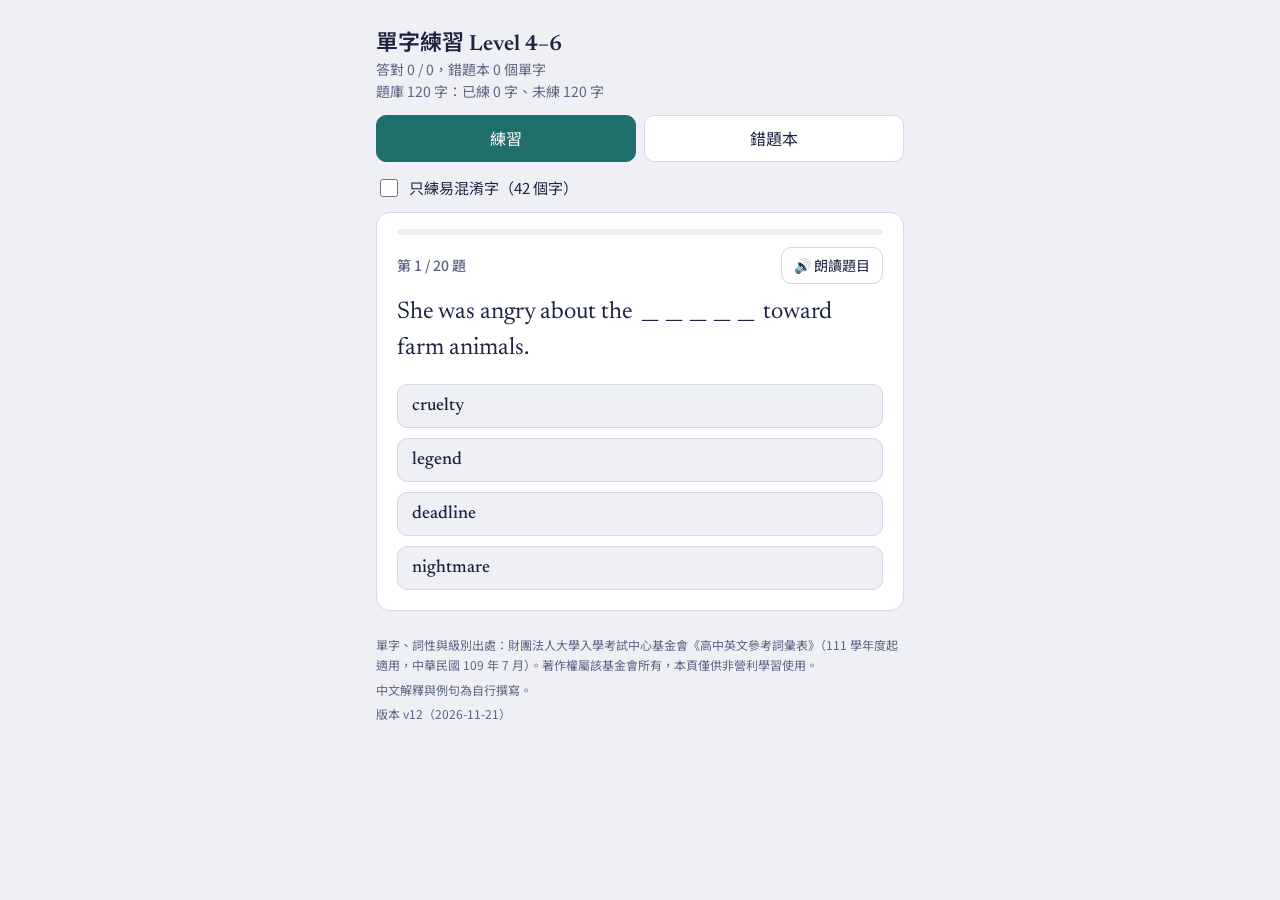
<file: index.html>
<!DOCTYPE html>
<html lang="zh-Hant">
<head>
<meta charset="utf-8">
<meta name="viewport" content="width=device-width, initial-scale=1, viewport-fit=cover">
<title>單字練習 Level 4–6</title>
<link href="https://fonts.googleapis.com/css2?family=Newsreader:ital,wght@0,400;0,600;1,400&family=Noto+Sans+TC:wght@400;500;700&display=swap" rel="stylesheet">
<link rel="stylesheet" href="style.css?v=12">
</head>
<body>
<div class="wrap">
<h1>單字練習 Level 4–6</h1>
<div id="stat"></div>
<div class="tabs"><button class="tab" data-t="quiz">練習</button><button class="tab" data-t="book">錯題本</button></div>
<div id="main"><div class="card"><p class="mut">載入單字中…</p></div></div>
<footer>
<p>單字、詞性與級別出處：財團法人大學入學考試中心基金會《高中英文參考詞彙表》（111 學年度起適用，中華民國 109 年 7 月）。著作權屬該基金會所有，本頁僅供非營利學習使用。</p>
<p>中文解釋與例句為自行撰寫。</p>
<p id="ver"></p>
</footer>
</div>
<!-- ?v= 是版本號：改了 app.js 或 style.css 就把數字加 1，瀏覽器才會抓新檔；app.js 的 APP_VERSION 也要一起改 -->
<script src="app.js?v=12"></script>
</body>
</html>
</file>
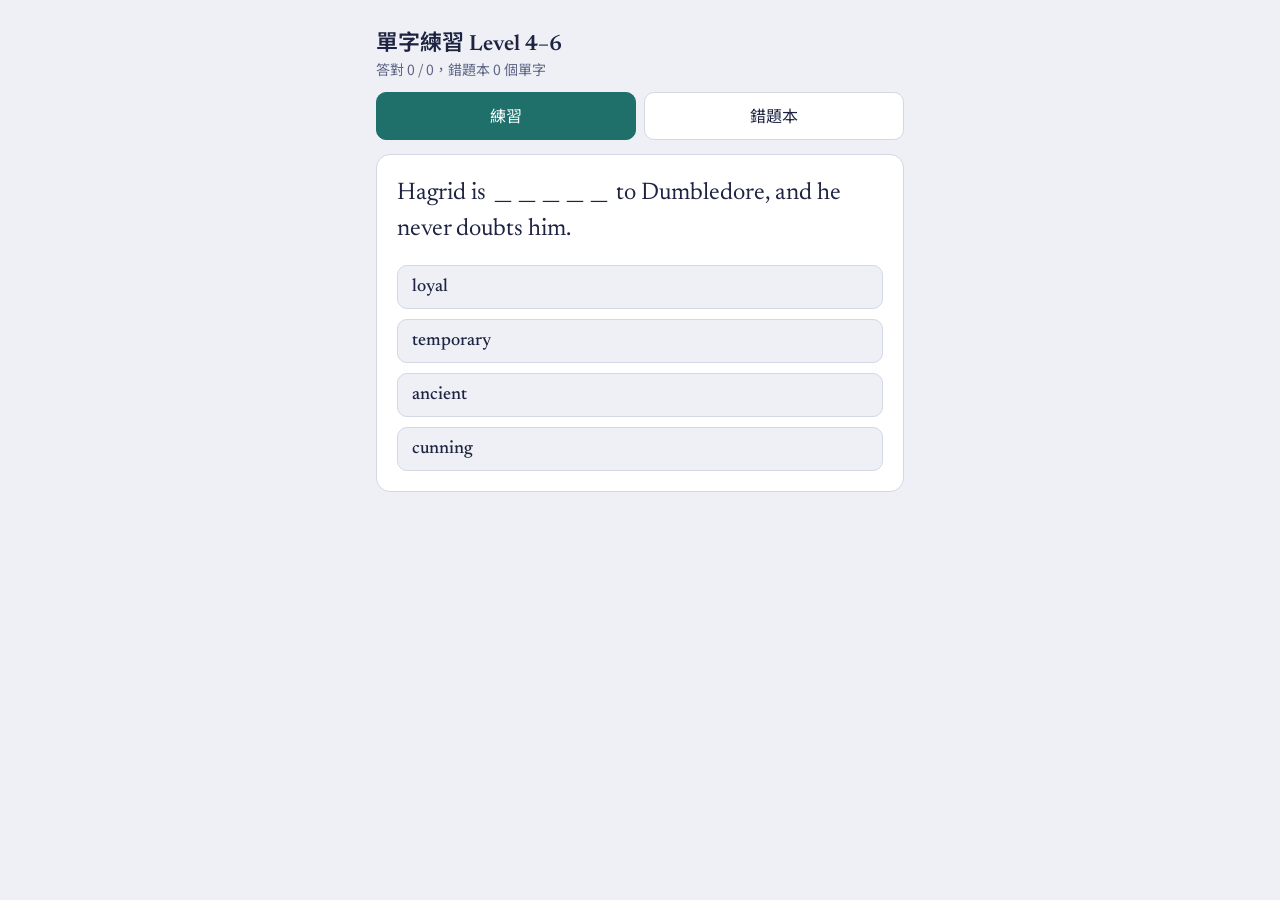
<file: vocab-practice.html>
<!DOCTYPE html>
<html lang="zh-Hant">
<head>
<meta charset="utf-8">
<meta name="viewport" content="width=device-width, initial-scale=1, viewport-fit=cover">
<title>單字練習 Level 4–6</title>
<link href="https://fonts.googleapis.com/css2?family=Newsreader:ital,wght@0,400;0,600;1,400&family=Noto+Sans+TC:wght@400;500;700&display=swap" rel="stylesheet">
<style>
:root{--bg:#eef0f6;--fg:#1d2340;--card:#fff;--mut:#5d6483;--ac:#1f6f6b;--acfg:#fff;--ok:#1b7a43;--okbg:#dff3e6;--bad:#b3261e;--badbg:#fbe4e2;--bd:#d3d7e6;box-sizing:border-box;padding-top:env(safe-area-inset-top,0px);padding-bottom:env(safe-area-inset-bottom,0px)}
@media (prefers-color-scheme:dark){:root:not([data-theme="light"]){--bg:#141a2b;--fg:#e8eaf5;--card:#1d2540;--mut:#9aa3c7;--ac:#5fc2b8;--acfg:#0d1a1a;--ok:#7fdca0;--okbg:#1a3a2a;--bad:#f2a29c;--badbg:#412326;--bd:#323c63}}
:root[data-theme="dark"]{--bg:#141a2b;--fg:#e8eaf5;--card:#1d2540;--mut:#9aa3c7;--ac:#5fc2b8;--acfg:#0d1a1a;--ok:#7fdca0;--okbg:#1a3a2a;--bad:#f2a29c;--badbg:#412326;--bd:#323c63}
*{box-sizing:border-box}
html{scroll-padding-top:env(safe-area-inset-top,0px)}
body{margin:0;background:var(--bg);color:var(--fg);font:16px/1.6 "Noto Sans TC",system-ui,sans-serif}
.wrap{max-width:560px;margin:0 auto;padding:16px}
h1{font:600 22px "Newsreader","Noto Sans TC",serif;margin:8px 0 2px}
#stat{color:var(--mut);font-size:14px;margin-bottom:12px}
.tabs{display:flex;gap:8px;margin-bottom:14px}
.tab{flex:1;padding:10px;border:1px solid var(--bd);background:var(--card);color:var(--fg);border-radius:10px;font:inherit;cursor:pointer}
.tab.on{background:var(--ac);color:var(--acfg);border-color:var(--ac)}
.card{background:var(--card);border:1px solid var(--bd);border-radius:14px;padding:20px}
.sent{font:400 24px/1.5 "Newsreader",Georgia,serif;margin:0 0 18px}
.hl{color:var(--ac);font-weight:600}
.opts{display:grid;gap:10px}
.opt{padding:12px 14px;text-align:left;border:1px solid var(--bd);background:var(--bg);color:var(--fg);border-radius:10px;font:500 18px "Newsreader",Georgia,serif;cursor:pointer}
.opt.ok{background:var(--okbg);border-color:var(--ok);color:var(--ok)}
.opt.bad{background:var(--badbg);border-color:var(--bad);color:var(--bad)}
.zh{margin-left:10px;font:400 14px "Noto Sans TC",system-ui,sans-serif;opacity:.85}
.fb{margin-top:16px;padding-top:14px;border-top:1px solid var(--bd)}
.fb p{margin:4px 0}
.mut{color:var(--mut);font-size:14px}
.row{display:flex;gap:10px;margin-top:14px}
.btn{padding:10px 16px;border-radius:10px;border:1px solid var(--bd);background:var(--card);color:var(--fg);font:inherit;cursor:pointer}
.btn.pri{background:var(--ac);color:var(--acfg);border-color:var(--ac);flex:1}
.item{display:flex;align-items:center;gap:10px;padding:10px 0;border-bottom:1px solid var(--bd)}
.item:last-child{border:0}
.item .w{font:600 18px "Newsreader",Georgia,serif}
.item .n{flex:1}
.cnt{color:var(--bad);font-weight:700}
.wb{padding:12px 0;border-bottom:1px solid var(--bd)}
.wb .item{border:0;padding:0 0 4px}
.ex{display:flex;gap:10px;align-items:flex-start;padding:8px 0 0}
.ex div{flex:1}
.ex p{margin:0}
.en{font:400 17px/1.5 "Newsreader",Georgia,serif}
.ex .btn{padding:6px 12px;font-size:14px}
button:focus-visible{outline:2px solid var(--ac);outline-offset:2px}
</style>
</head>
<body>
<div class="wrap">
<h1>單字練習 Level 4–6</h1>
<div id="stat"></div>
<div class="tabs"><button class="tab" data-t="quiz">練習</button><button class="tab" data-t="book">錯題本</button></div>
<div id="main"></div>
</div>
<script>
// [單字, 詞性, 中文, [[例句, 翻譯], ...]]
const W=[
["reluctant","adj","不情願的",[["Harry was reluctant to tell Ron about his strange dream.","哈利不情願告訴榮恩他那個奇怪的夢。"],["Neville looked reluctant to open the door of the dark classroom.","奈威看起來不情願打開那間陰暗教室的門。"]],[["Mia was reluctant to speak in front of the whole class.","米亞不情願在全班面前發言。"],["He gave a reluctant smile when his mom asked him to clean his room.","媽媽叫他整理房間時，他勉強地笑了一下。"]]],
["ambitious","adj","有野心的",[["Hermione is ambitious and wants the highest grade in every class.","妙麗很有野心，想在每一堂課都拿最高分。"],["Draco is ambitious, but he often depends on his father.","跩哥很有野心，但他常常依賴父親。"]],[["The ambitious young chef dreams of opening his own restaurant.","這位有野心的年輕廚師夢想開一間自己的餐廳。"],["Our team set an ambitious goal of collecting one thousand books.","我們的團隊訂下收集一千本書的遠大目標。"]]],
["vanish","v","消失",[["Under the Invisibility Cloak, Harry seemed to vanish into thin air.","披著隱形斗篷，哈利彷彿憑空消失了。"],["The sweets on the table began to vanish when Ron walked in.","榮恩一走進來，桌上的糖果就開始消失了。"]],[["The morning fog began to vanish as the sun rose.","太陽升起時，晨霧開始消失。"],["My phone seemed to vanish, but it was in my bag the whole time.","我的手機好像不見了，其實它一直在我的包包裡。"]]],
["fragile","adj","易碎的；脆弱的",[["Professor Flitwick warned that the crystal ball was very fragile.","佛立維教授警告說那顆水晶球非常易碎。"],["After the long battle, Harry felt fragile and tired.","漫長的戰鬥後，哈利覺得自己脆弱又疲憊。"]],[["Please be careful with this box; the glasses inside are fragile.","請小心這個箱子，裡面的玻璃杯很易碎。"],["Trust is fragile, and it takes time to rebuild.","信任很脆弱，重建需要時間。"]]],
["anxious","adj","焦慮的；渴望的",[["Neville felt anxious before every Potions class.","每次魔藥課前，奈威都感到焦慮。"],["Hagrid was anxious to show everyone his new creature.","海格迫不及待想讓大家看他的新生物。"]],[["She felt anxious while waiting for her exam results.","等待考試成績時，她感到焦慮。"],["The fans were anxious to see their favorite singer on stage.","粉絲們迫不及待想在舞台上看到他們最愛的歌手。"]]],
["convince","v","說服；使相信",[["Hermione tried to convince Ron to start studying earlier.","妙麗試著說服榮恩早點開始讀書。"],["It was hard to convince Professor McGonagall that the story was true.","要讓麥教授相信這個故事是真的很困難。"]],[["I could not convince my brother to share his snacks.","我沒辦法說服弟弟分享他的零食。"],["The doctor tried to convince him to sleep earlier.","醫生試著說服他早點睡。"]]],
["ancient","adj","古老的",[["Hogwarts is an ancient castle full of secret passages.","霍格華茲是一座布滿祕密通道的古老城堡。"],["Hermione found an ancient book about magical creatures in the library.","妙麗在圖書館找到一本關於魔法生物的古老書籍。"]],[["We visited an ancient temple on our trip to Tainan.","我們去台南旅行時參觀了一座古老的廟宇。"],["Ancient people used the stars to find their way at night.","古人利用星星在夜晚找路。"]]],
["curious","adj","好奇的",[["Luna is curious about every strange animal she meets.","露娜對她遇到的每一種奇特動物都很好奇。"],["Harry grew curious about the mirror in the empty room.","哈利對那間空房間裡的鏡子越來越好奇。"]],[["The curious kitten kept looking into every box.","好奇的小貓一直往每個箱子裡看。"],["I am curious about how airplanes stay in the sky.","我很好奇飛機如何停留在空中。"]]],
["humble","adj","謙虛的",[["Even though he was famous, Harry stayed humble.","即使很有名，哈利仍然保持謙虛。"],["Dumbledore was a great wizard, yet he was always humble.","鄧不利多是偉大的巫師，卻總是很謙虛。"]],[["The winner was humble and thanked everyone who helped her.","這位冠軍很謙虛，感謝每一位幫助過她的人。"],["He comes from a humble family, but he studies very hard.","他出身平凡的家庭，但讀書非常努力。"]]],
["loyal","adj","忠誠的",[["Hagrid is loyal to Dumbledore, and he never doubts him.","海格對鄧不利多忠心耿耿，從不懷疑他。"],["Ron proved to be a loyal friend in the hardest moments.","榮恩在最艱難的時刻證明了自己是忠實的朋友。"]],[["Dogs are known to be loyal to their owners.","狗以對主人忠誠聞名。"],["She is a loyal customer who visits the shop every week.","她是忠實的顧客，每週都來這家店。"]]],
["temporary","adj","暫時的",[["The professor said the magic spell was only temporary.","教授說這個魔法咒語只是暫時的。"],["Harry took a temporary job helping Hagrid feed the creatures.","哈利暫時做了一份幫海格餵生物的工作。"]],[["The bridge is closed for temporary repairs.","這座橋因臨時維修而封閉。"],["Stress can cause a temporary loss of appetite.","壓力可能造成暫時的食慾不振。"]]],
["hesitate","v","猶豫",[["Harry did not hesitate to jump on his broom to save Ginny.","哈利毫不猶豫地跳上掃帚去救金妮。"],["Do not hesitate to ask Madam Pomfrey if you feel sick.","如果覺得不舒服，別猶豫去問龐芮夫人。"]],[["Don't hesitate to call me if you need help.","如果需要幫忙，別猶豫打電話給我。"],["She did not hesitate to give her seat to the elderly man.","她毫不猶豫地把座位讓給那位老先生。"]]],
["conceal","v","隱藏；隱瞞",[["Draco tried to conceal his fear behind a proud smile.","跩哥試著用驕傲的笑容掩飾他的恐懼。"],["Snape could conceal his true feelings from almost everyone.","石內卜幾乎能對所有人隱藏他真正的感受。"]],[["He tried to conceal the gift behind his back.","他試著把禮物藏在背後。"],["She could not conceal her excitement when the bell rang.","鈴聲一響，她藏不住興奮的心情。"]]],
["cunning","adj","狡猾的；機靈的",[["The Slytherin students were known to be clever and cunning.","史萊哲林的學生以聰明又狡猾聞名。"],["Fred and George made a cunning plan to leave the school.","弗雷和喬治想出一個機靈的計畫來離開學校。"]],[["The cunning fox tricked the crow into dropping its food.","狡猾的狐狸騙烏鴉掉下牠的食物。"],["He made a cunning plan to win the board game.","他想出一個機靈的計畫來贏得這場桌遊。"]]],
["generous","adj","慷慨的",[["Sirius was generous and gave Harry a very special gift.","天狼星很慷慨，送給哈利一份非常特別的禮物。"],["Mrs. Weasley is generous, so there is always extra food on the table.","衛斯理太太很慷慨，所以桌上總是有多的食物。"]],[["My uncle is generous and always pays for our dinner.","我叔叔很慷慨，總是請我們吃晚餐。"],["The company made a generous donation to the school.","這家公司對學校做了慷慨的捐贈。"]]],
["obstacle","n","障礙",[["Each trial was an obstacle on the way to the Philosopher’s Stone.","每一道關卡都是通往魔法石路上的障礙。"],["Fear was the biggest obstacle for Neville, not his skill.","對奈威來說，最大的障礙是恐懼，而不是能力。"]],[["A fallen tree was an obstacle on the mountain path.","一棵倒下的樹成了山徑上的障礙。"],["Lack of sleep can be an obstacle to learning.","睡眠不足可能成為學習的障礙。"]]],
["rumor","n","謠言",[["A rumor spread that Harry was the heir of Slytherin.","謠言傳開，說哈利是史萊哲林的後裔。"],["Hermione refused to believe a rumor without checking the facts.","妙麗拒絕在沒有查證事實前相信謠言。"]],[["There is a rumor that our school will start a new club.","有謠言說我們學校將成立新社團。"],["Don't spread a rumor if you are not sure it is true.","如果不確定是真的，就不要散播謠言。"]]],
["determined","adj","堅決的",[["Harry was determined to find out the truth about the stone.","哈利下定決心要查出魔法石的真相。"],["Hermione looked determined as she opened her thick spell book.","妙麗翻開她厚厚的咒語書，神情堅決。"]],[["She is determined to run a marathon next year.","她下定決心明年要跑馬拉松。"],["The determined student practiced the piano every day.","那位意志堅定的學生每天練鋼琴。"]]],
["betray","v","背叛",[["Peter Pettigrew chose to betray his friends, the Potters.","彼得·佩迪鐸選擇背叛他的朋友波特夫婦。"],["Harry would never betray the people who trusted him.","哈利絕不會背叛信任他的人。"]],[["A true friend will never betray your secret.","真正的朋友絕不會出賣你的祕密。"],["The spy decided to betray his country for money.","這名間諜為了錢決定背叛他的國家。"]]],
["survive","v","倖存；存活",[["No one expected a baby to survive the Killing Curse.","沒有人預料一個嬰兒能在索命咒下存活。"],["It is hard to survive in the Forbidden Forest at night.","夜裡要在禁忌森林中存活很不容易。"]],[["Some plants can survive in the desert with very little water.","有些植物能在幾乎沒有水的沙漠中存活。"],["Penguins huddle together to survive the cold winter.","企鵝擠在一起以度過寒冷的冬天。"]]]
];
const POS={adj:"形容詞",v:"動詞",n:"名詞"};
const $=s=>document.querySelector(s);
let S={m:{},ok:0,tot:0},cur=null,last="",tab="quiz",armed=false;
try{const r=localStorage.getItem("vocabQ");if(r)S=Object.assign(S,JSON.parse(r))}catch(e){}
const save=()=>{try{localStorage.setItem("vocabQ",JSON.stringify(S))}catch(e){}};
const shuf=a=>a.map(x=>[Math.random(),x]).sort((p,q)=>p[0]-q[0]).map(x=>x[1]);
function say(t){try{speechSynthesis.cancel();const u=new SpeechSynthesisUtterance(t);u.lang="en-US";u.rate=.9;speechSynthesis.speak(u)}catch(e){}}
function next(){
  const ws=W.map(w=>1+4*(S.m[w[0]]||0));
  let r=Math.random()*ws.reduce((a,b)=>a+b,0),i=0;
  while(i<ws.length-1&&r>=ws[i]){r-=ws[i];i++}
  const w=W[i],pool=(S.m[w[0]]&&w[4])?w[4]:w[3],ss=pool.filter(s=>s[0]!==last),s=ss[Math.floor(Math.random()*ss.length)];
  last=s[0];
  const d=shuf(W.filter(x=>x!==w&&x[1]===w[1])).concat(shuf(W.filter(x=>x!==w&&x[1]!==w[1]))).slice(0,3);
  cur={w,s,opts:shuf([w].concat(d)),done:false,pick:-1};
  render();
}
function pick(i){
  if(cur.done)return;
  const c=cur,w=c.w[0],good=c.opts[i]===c.w;
  S.tot++;
  if(good){S.ok++;if(S.m[w]){S.m[w]--;if(!S.m[w])delete S.m[w]}}
  else S.m[w]=Math.min(5,(S.m[w]||0)+1);
  c.done=true;c.pick=i;save();render();say(c.s[0]);
}
function render(){
  $("#stat").textContent="答對 "+S.ok+" / "+S.tot+"，錯題本 "+Object.keys(S.m).length+" 個單字";
  document.querySelectorAll(".tab").forEach(b=>b.classList.toggle("on",b.dataset.t===tab));
  if(tab==="book")return book();
  if(!cur)return next();
  const c=cur,re=new RegExp("\\b"+c.w[0]+"\\b","i");
  const q=c.done?c.s[0].replace(re,'<span class="hl">'+c.w[0]+'</span>'):c.s[0].replace(re,"＿＿＿＿＿");
  let h='<div class="card"><p class="sent">'+q+'</p><div class="opts">';
  c.opts.forEach((o,i)=>{
    let k="opt";
    if(c.done){if(o===c.w)k+=" ok";else if(i===c.pick)k+=" bad"}
    h+='<button class="'+k+'" data-i="'+i+'">'+o[0]+(c.done?'<span class="zh">'+o[2]+'</span>':'')+'</button>';
  });
  h+='</div>';
  if(c.done){
    h+='<div class="fb"><p>'+c.s[1]+'</p><p class="mut">'+c.w[0]+"（"+POS[c.w[1]]+"）"+c.w[2]+'</p>'+
    '<div class="row"><button class="btn" data-a="say">再聽一次</button><button class="btn pri" data-a="next">下一題</button></div></div>';
  }
  $("#main").innerHTML=h+'</div>';
}
function book(){
  const ks=Object.keys(S.m).sort((a,b)=>S.m[b]-S.m[a]);
  let h='<div class="card">';
  if(!ks.length)h+='<p>目前沒有錯題。到「練習」答題，答錯的單字會出現在這裡，並且更常出題。</p>';
  ks.forEach(k=>{
    const w=W.find(x=>x[0]===k);if(!w)return;
    const re=new RegExp("\\b"+k+"\\b","i");
    h+='<div class="wb"><div class="item"><span class="w">'+k+'</span><span class="n mut">'+w[2]+'</span><span class="cnt">'+S.m[k]+'</span><button class="btn" data-w="'+k+'" aria-label="朗讀 '+k+'">朗讀</button></div>';
    (w[4]||[]).forEach((s,n)=>{
      h+='<div class="ex"><div><p class="en">'+s[0].replace(re,'<span class="hl">'+k+'</span>')+'</p><p class="mut">'+s[1]+'</p></div><button class="btn" data-x="'+k+'|'+n+'" aria-label="朗讀例句">朗讀</button></div>';
    });
    h+='</div>';
  });
  if(ks.length)h+='<div class="row"><button class="btn pri" data-a="go">練習錯題</button></div>';
  h+='<div class="row"><button class="btn" data-a="reset">'+(armed?"再按一次確認清除":"清除全部紀錄")+'</button></div></div>';
  $("#main").innerHTML=h;
}
document.addEventListener("click",e=>{
  const t=e.target.closest("button");if(!t)return;
  if(t.dataset.t){tab=t.dataset.t;armed=false;render();return}
  if(t.dataset.i!==undefined)return pick(+t.dataset.i);
  if(t.dataset.w)return say(t.dataset.w);
  if(t.dataset.x){const p=t.dataset.x.split("|"),w=W.find(x=>x[0]===p[0]);return say(w[4][+p[1]][0])}
  const a=t.dataset.a;
  if(a==="next")next();
  else if(a==="say")say(cur.s[0]);
  else if(a==="go"){tab="quiz";next()}
  else if(a==="reset"){
    if(!armed){armed=true;render();return}
    S={m:{},ok:0,tot:0};armed=false;save();cur=null;render();
  }
});
render();
</script>
</body>
</html>
</file>
<file: style.css>
:root{--bg:#eef0f6;--fg:#1d2340;--card:#fff;--mut:#5d6483;--ac:#1f6f6b;--acfg:#fff;--ok:#1b7a43;--okbg:#dff3e6;--bad:#b3261e;--badbg:#fbe4e2;--bd:#d3d7e6;box-sizing:border-box;padding-top:env(safe-area-inset-top,0px);padding-bottom:env(safe-area-inset-bottom,0px)}
@media (prefers-color-scheme:dark){:root:not([data-theme="light"]){--bg:#141a2b;--fg:#e8eaf5;--card:#1d2540;--mut:#9aa3c7;--ac:#5fc2b8;--acfg:#0d1a1a;--ok:#7fdca0;--okbg:#1a3a2a;--bad:#f2a29c;--badbg:#412326;--bd:#323c63}}
:root[data-theme="dark"]{--bg:#141a2b;--fg:#e8eaf5;--card:#1d2540;--mut:#9aa3c7;--ac:#5fc2b8;--acfg:#0d1a1a;--ok:#7fdca0;--okbg:#1a3a2a;--bad:#f2a29c;--badbg:#412326;--bd:#323c63}
*{box-sizing:border-box}
html{scroll-padding-top:env(safe-area-inset-top,0px)}
body{margin:0;background:var(--bg);color:var(--fg);font:16px/1.6 "Noto Sans TC",system-ui,sans-serif}
.wrap{max-width:560px;margin:0 auto;padding:16px}
h1{font:600 22px "Newsreader","Noto Sans TC",serif;margin:8px 0 2px}
#stat{color:var(--mut);font-size:14px;margin-bottom:12px}
.tabs{display:flex;gap:8px;margin-bottom:14px}
.tab{flex:1;padding:10px;border:1px solid var(--bd);background:var(--card);color:var(--fg);border-radius:10px;font:inherit;cursor:pointer}
.tab.on{background:var(--ac);color:var(--acfg);border-color:var(--ac)}
.card{background:var(--card);border:1px solid var(--bd);border-radius:14px;padding:20px}
.sent{font:400 24px/1.5 "Newsreader",Georgia,serif;margin:0 0 18px}
.hl{color:var(--ac);font-weight:600}
.opts{display:grid;gap:10px}
.opt{padding:12px 14px;text-align:left;border:1px solid var(--bd);background:var(--bg);color:var(--fg);border-radius:10px;font:500 18px "Newsreader",Georgia,serif;cursor:pointer}
.opt.ok{background:var(--okbg);border-color:var(--ok);color:var(--ok)}
.opt.bad{background:var(--badbg);border-color:var(--bad);color:var(--bad)}
.spk{margin-left:6px;font-size:13px;opacity:.75}
.zh{margin-left:10px;font:400 14px "Noto Sans TC",system-ui,sans-serif;opacity:.85}
.fit{display:block;margin-top:4px;font:400 14px/1.5 "Noto Sans TC",system-ui,sans-serif;color:var(--mut)}
.opt.ok .fit{color:var(--ok)}
.tag{display:inline-block;margin:0 0 10px;padding:2px 10px;border-radius:999px;background:var(--bg);border:1px solid var(--bd);color:var(--mut);font-size:13px}
.mode{display:flex;align-items:center;gap:8px;margin:0 0 12px;font-size:15px;cursor:pointer;user-select:none}
.mode input{width:18px;height:18px;accent-color:var(--ac);cursor:pointer}
.qhead{display:flex;align-items:center;justify-content:space-between;gap:10px;flex-wrap:wrap;margin-bottom:10px}
.qhead .tag{margin:0}
.btn.sm{padding:6px 12px;font-size:14px;margin-left:auto}
.blank{color:var(--ac);font-weight:600;letter-spacing:.08em;white-space:nowrap}
.cloze{display:flex;gap:10px;margin-top:10px}
.cloze input{flex:1;min-width:0;padding:12px 14px;border:1px solid var(--bd);border-radius:10px;background:var(--bg);color:var(--fg);font:500 18px "Newsreader",Georgia,serif}
.cloze input:focus{outline:2px solid var(--ac);outline-offset:1px}
.res{margin:12px 0 0;padding:10px 14px;border-radius:10px;border:1px solid}
.res.ok{background:var(--okbg);border-color:var(--ok);color:var(--ok)}
.res.bad{background:var(--badbg);border-color:var(--bad);color:var(--bad)}
.bar{height:6px;border-radius:999px;background:var(--bg);overflow:hidden;margin:-4px 0 12px}
.bar i{display:block;height:100%;background:var(--ac);border-radius:999px;transition:width .3s}
.prog{font-size:14px;color:var(--mut);font-weight:500}
.result{position:relative;overflow:hidden;text-align:center}
.result h2{font:600 24px "Newsreader","Noto Sans TC",serif;margin:4px 0}
.trophy{font-size:56px;line-height:1.2}
.result.great .trophy{animation:pop .6s ease-out}
.score{margin:6px 0 2px;font-size:18px}
.score b{font:600 56px/1 "Newsreader",Georgia,serif;color:var(--ac)}
.newbest{display:inline-block;margin:8px 0 0;padding:4px 14px;border-radius:999px;background:var(--okbg);color:var(--ok);font-weight:700}
.result.great{border-color:#f2b134;box-shadow:0 0 0 3px rgba(242,177,52,.25)}
.miss{text-align:left;margin-top:14px;padding-top:12px;border-top:1px solid var(--bd)}
.miss .item{padding:6px 0}
.result .row{justify-content:center}
.confetti{position:absolute;inset:0;pointer-events:none}
.confetti i{position:absolute;top:-12px;width:8px;height:14px;border-radius:2px;opacity:.9;animation:fall linear forwards}
@keyframes fall{0%{transform:translateY(0) rotate(0)}100%{transform:translateY(520px) rotate(540deg);opacity:0}}
@keyframes pop{0%{transform:scale(.3)}70%{transform:scale(1.15)}100%{transform:scale(1)}}
@media (prefers-reduced-motion:reduce){.confetti{display:none}.result.great .trophy{animation:none}}
.fb{margin-top:16px;padding-top:14px;border-top:1px solid var(--bd)}
.fb p{margin:4px 0}
.mut{color:var(--mut);font-size:14px}
.row{display:flex;gap:10px;margin-top:14px}
.btn{padding:10px 16px;border-radius:10px;border:1px solid var(--bd);background:var(--card);color:var(--fg);font:inherit;cursor:pointer}
.btn.pri{background:var(--ac);color:var(--acfg);border-color:var(--ac);flex:1}
.item{display:flex;align-items:center;gap:10px;padding:10px 0;border-bottom:1px solid var(--bd)}
.item:last-child{border:0}
.item .w{font:600 18px "Newsreader",Georgia,serif}
.item .n{flex:1}
.cnt{color:var(--bad);font-weight:700}
.wb{padding:12px 0;border-bottom:1px solid var(--bd)}
.wb .item{border:0;padding:0 0 4px}
.ex{display:flex;gap:10px;align-items:flex-start;padding:8px 0 0}
.ex div{flex:1}
.ex p{margin:0}
.en{font:400 17px/1.5 "Newsreader",Georgia,serif}
.ex .btn{padding:6px 12px;font-size:14px}
button:focus-visible{outline:2px solid var(--ac);outline-offset:2px}
#voice-help{margin:0 0 12px;padding:10px 12px;border:1px solid var(--bad);background:var(--badbg);color:var(--bad);border-radius:10px;font-size:14px}
footer{margin-top:24px;color:var(--mut);font-size:12px;line-height:1.7}
footer p{margin:4px 0}
</file>
